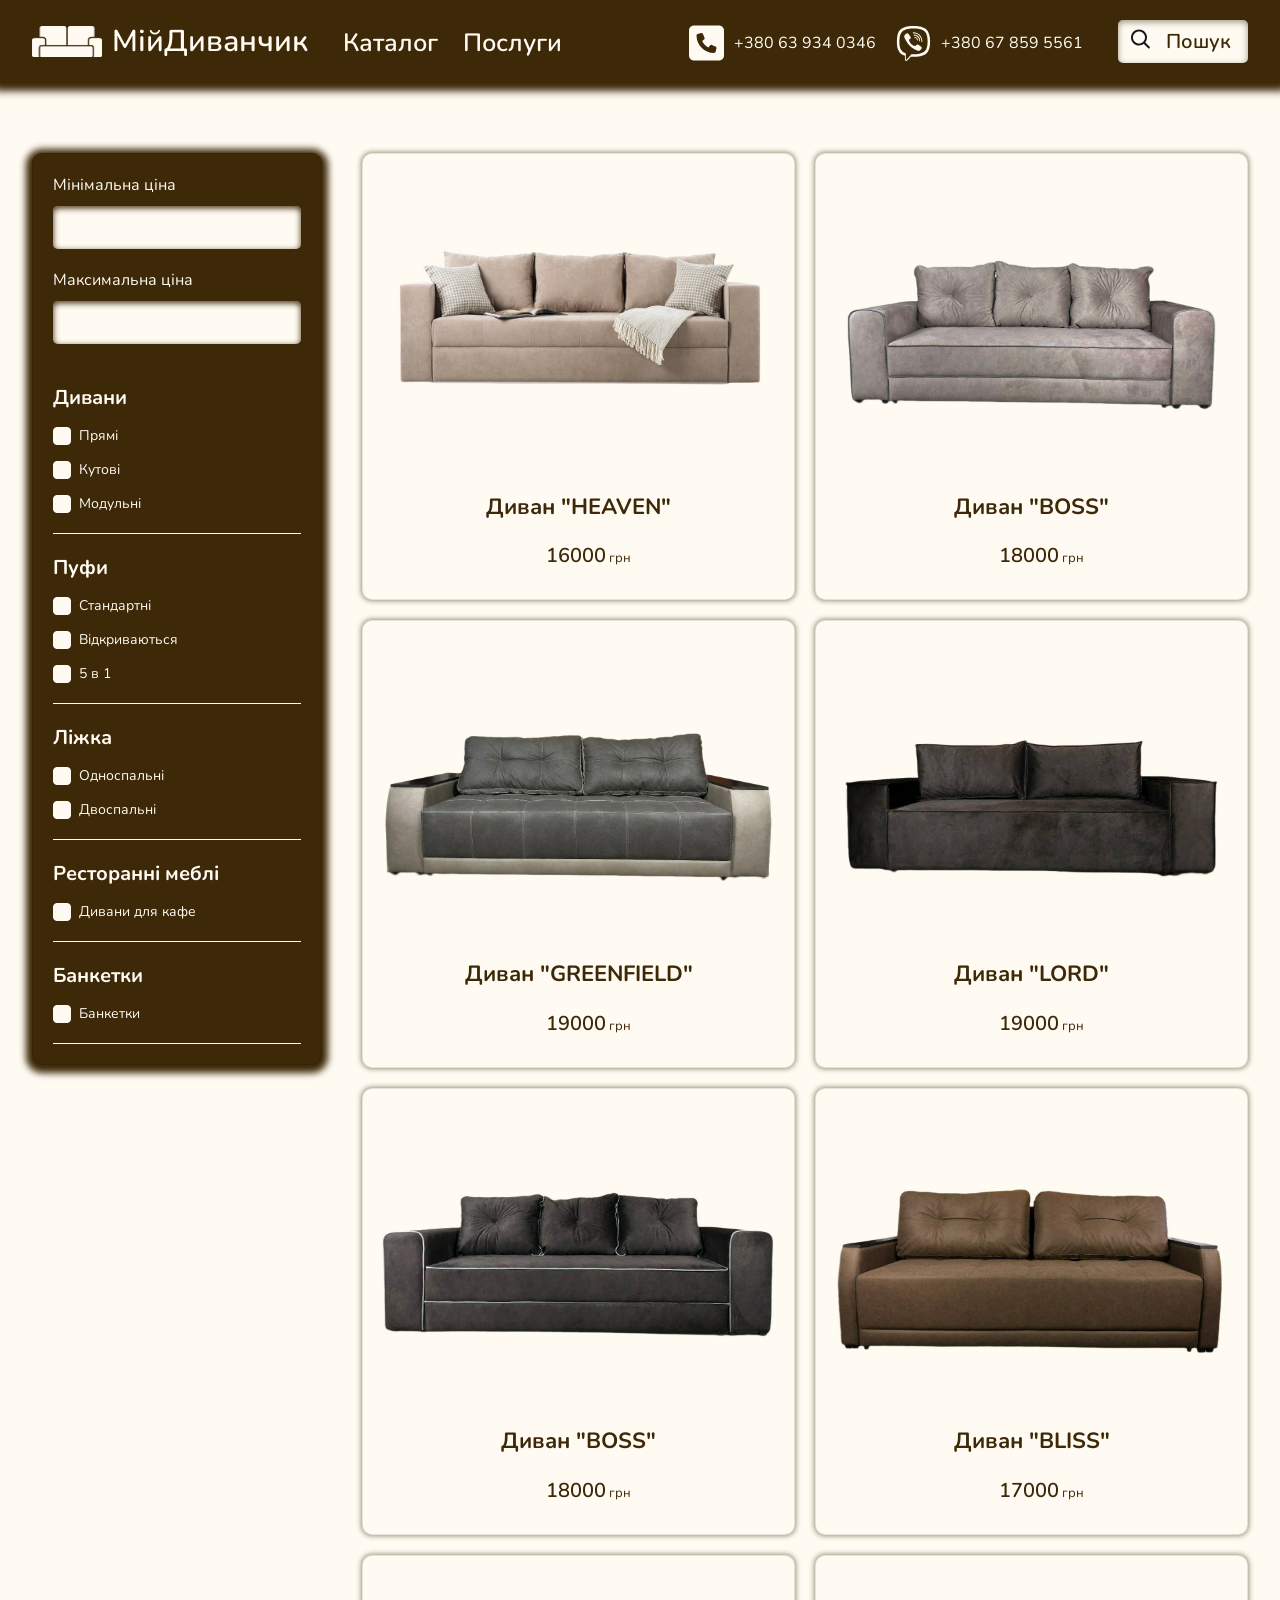
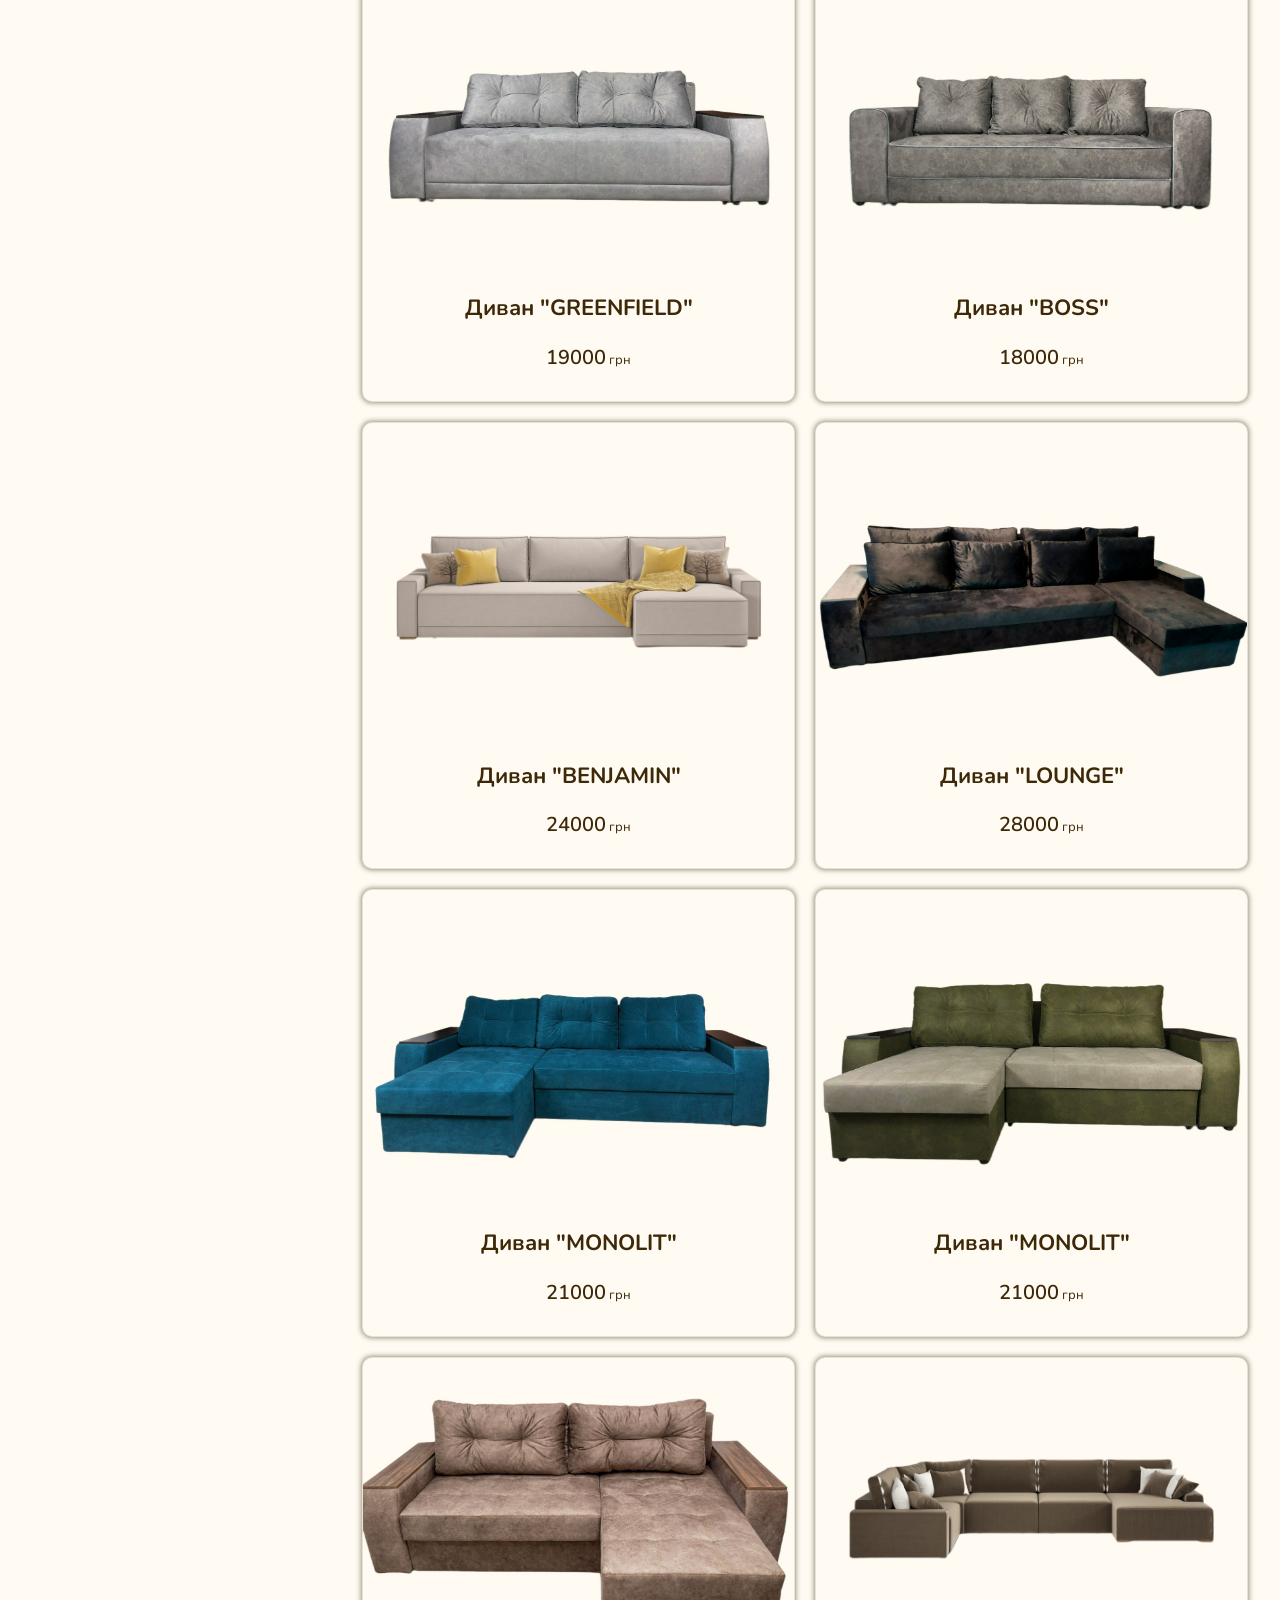
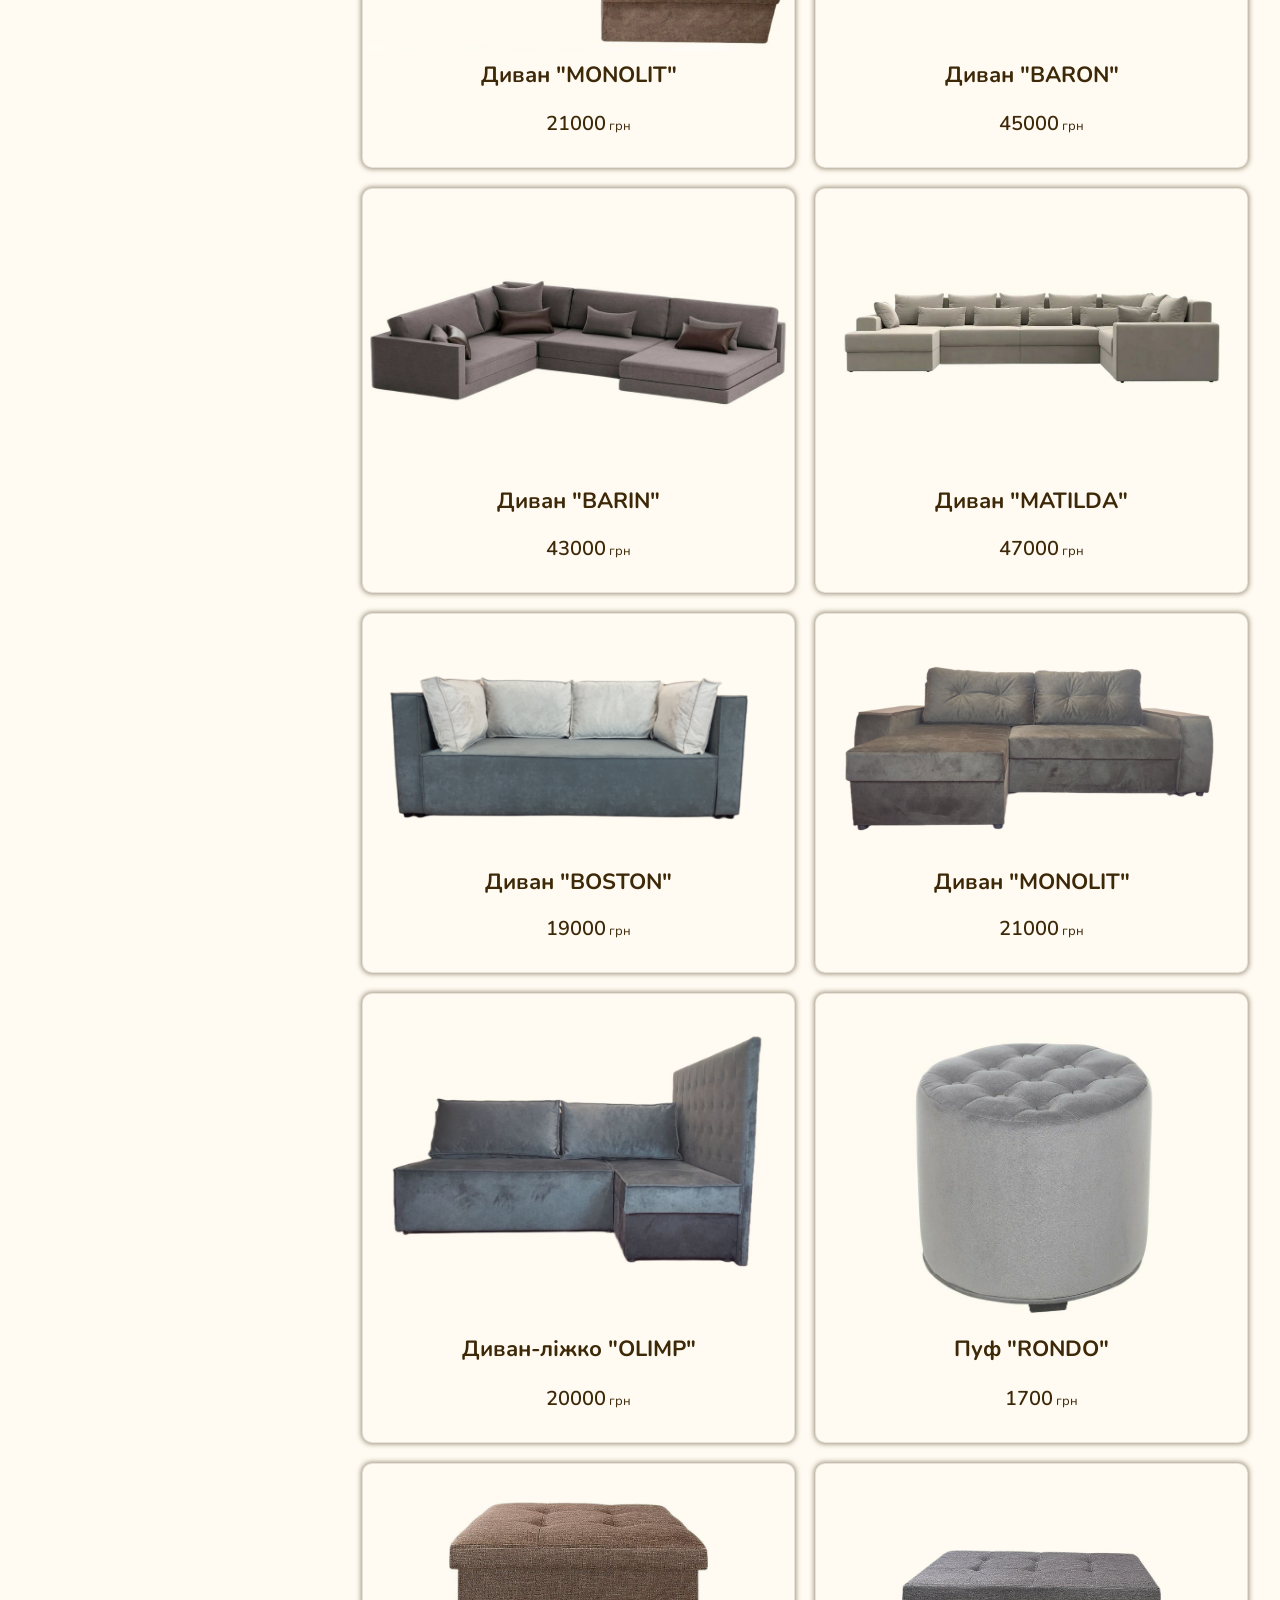
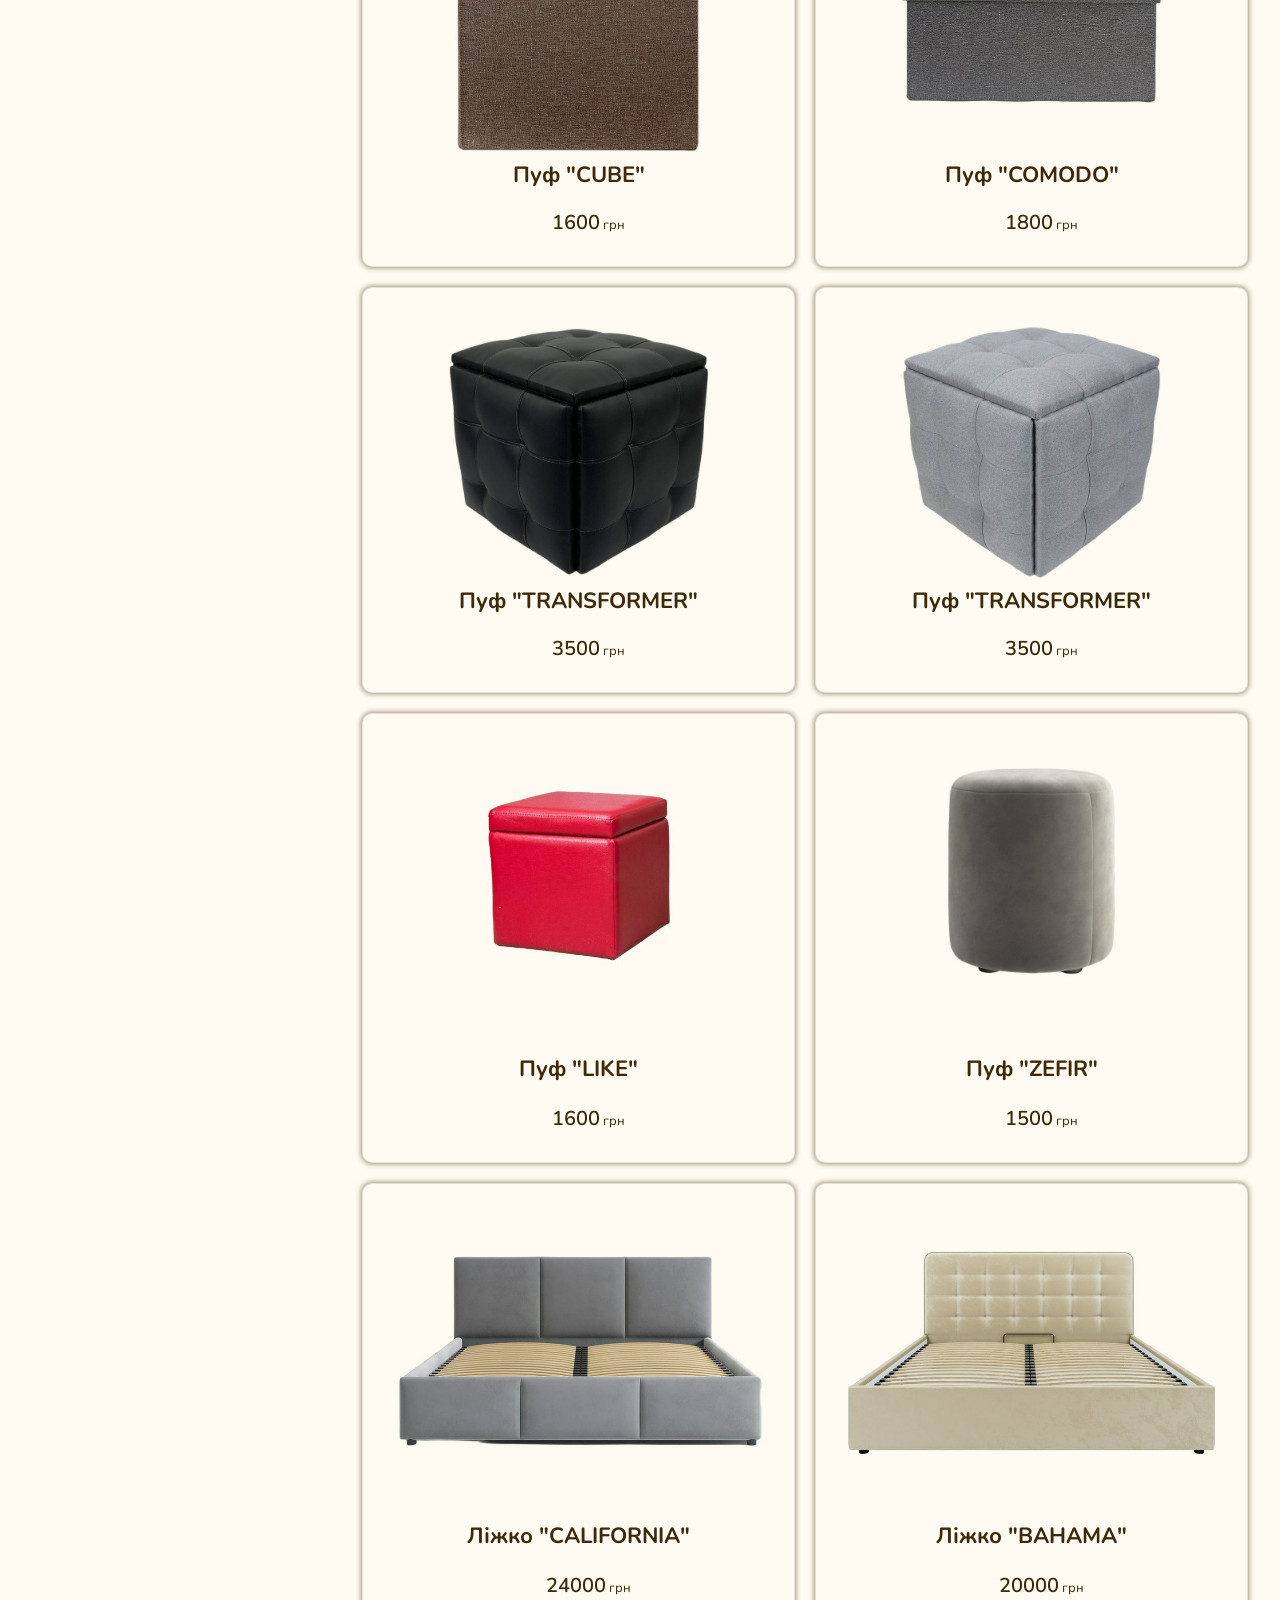
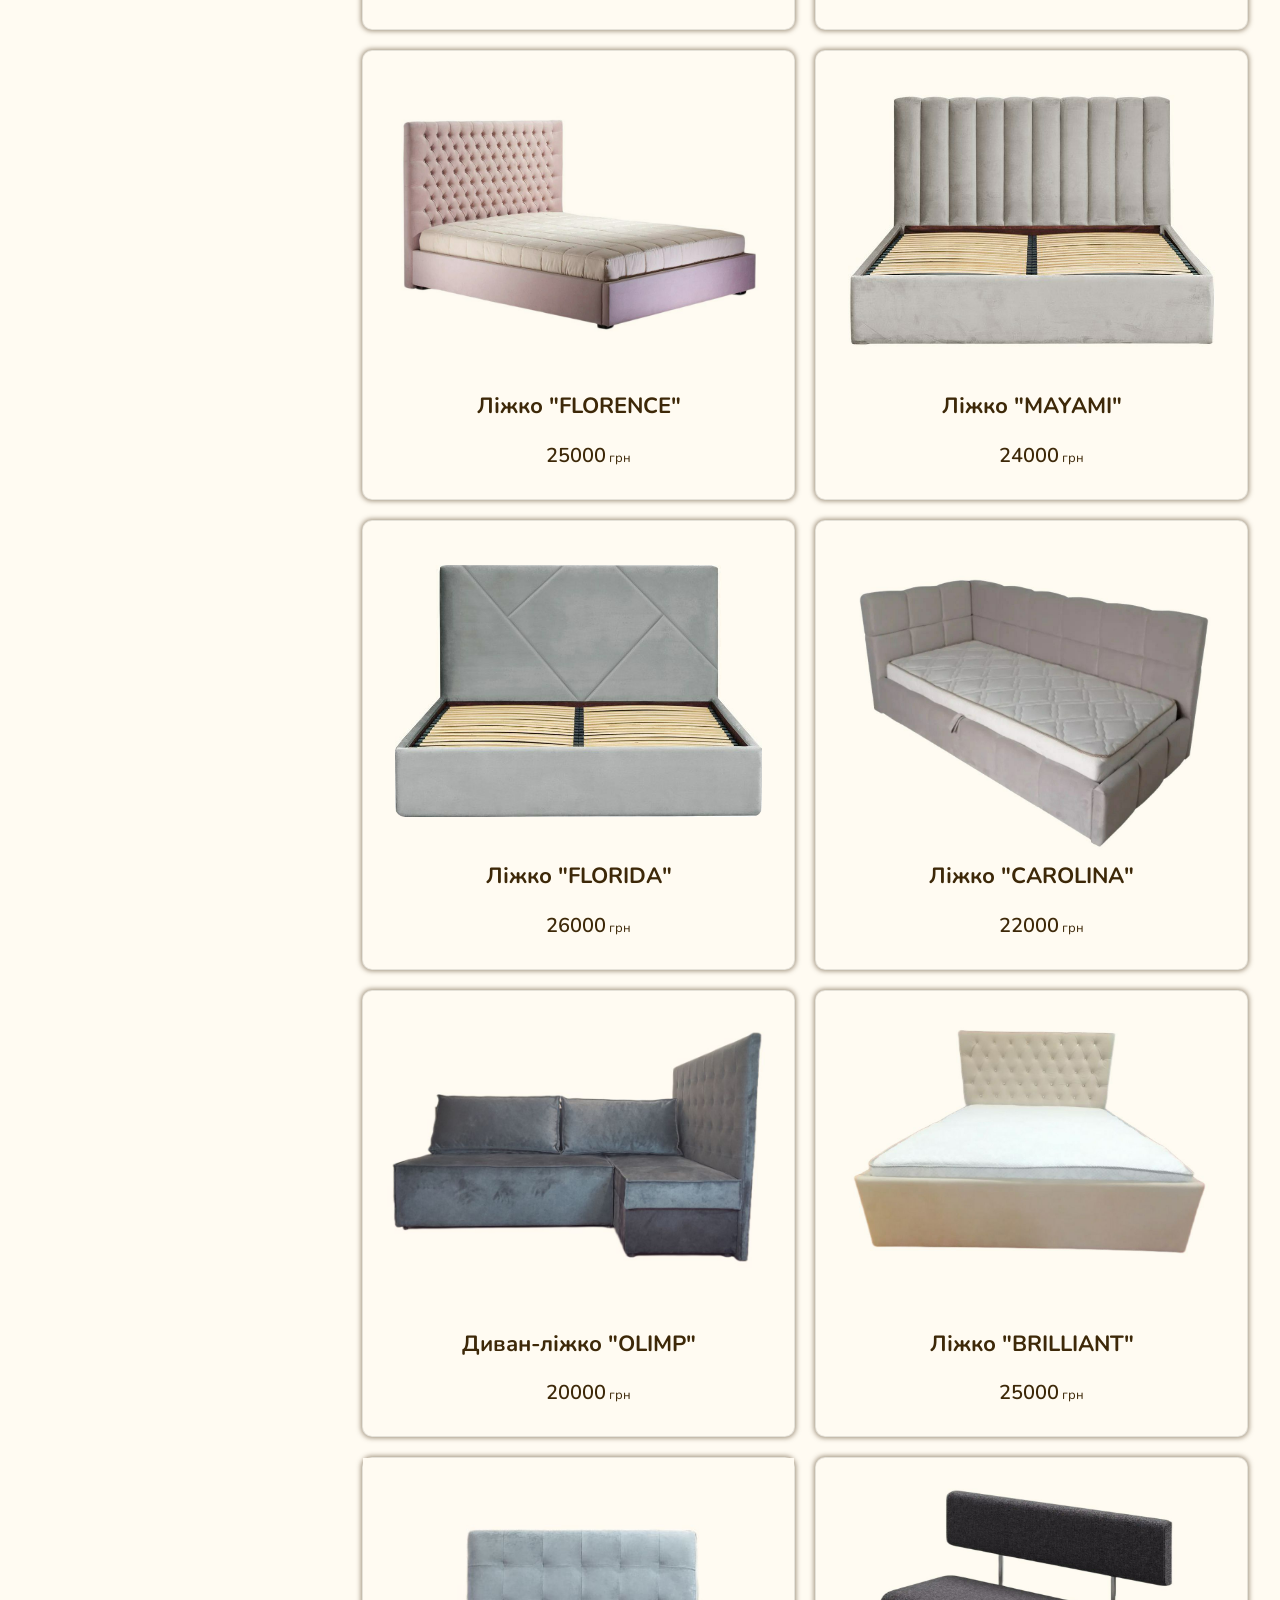
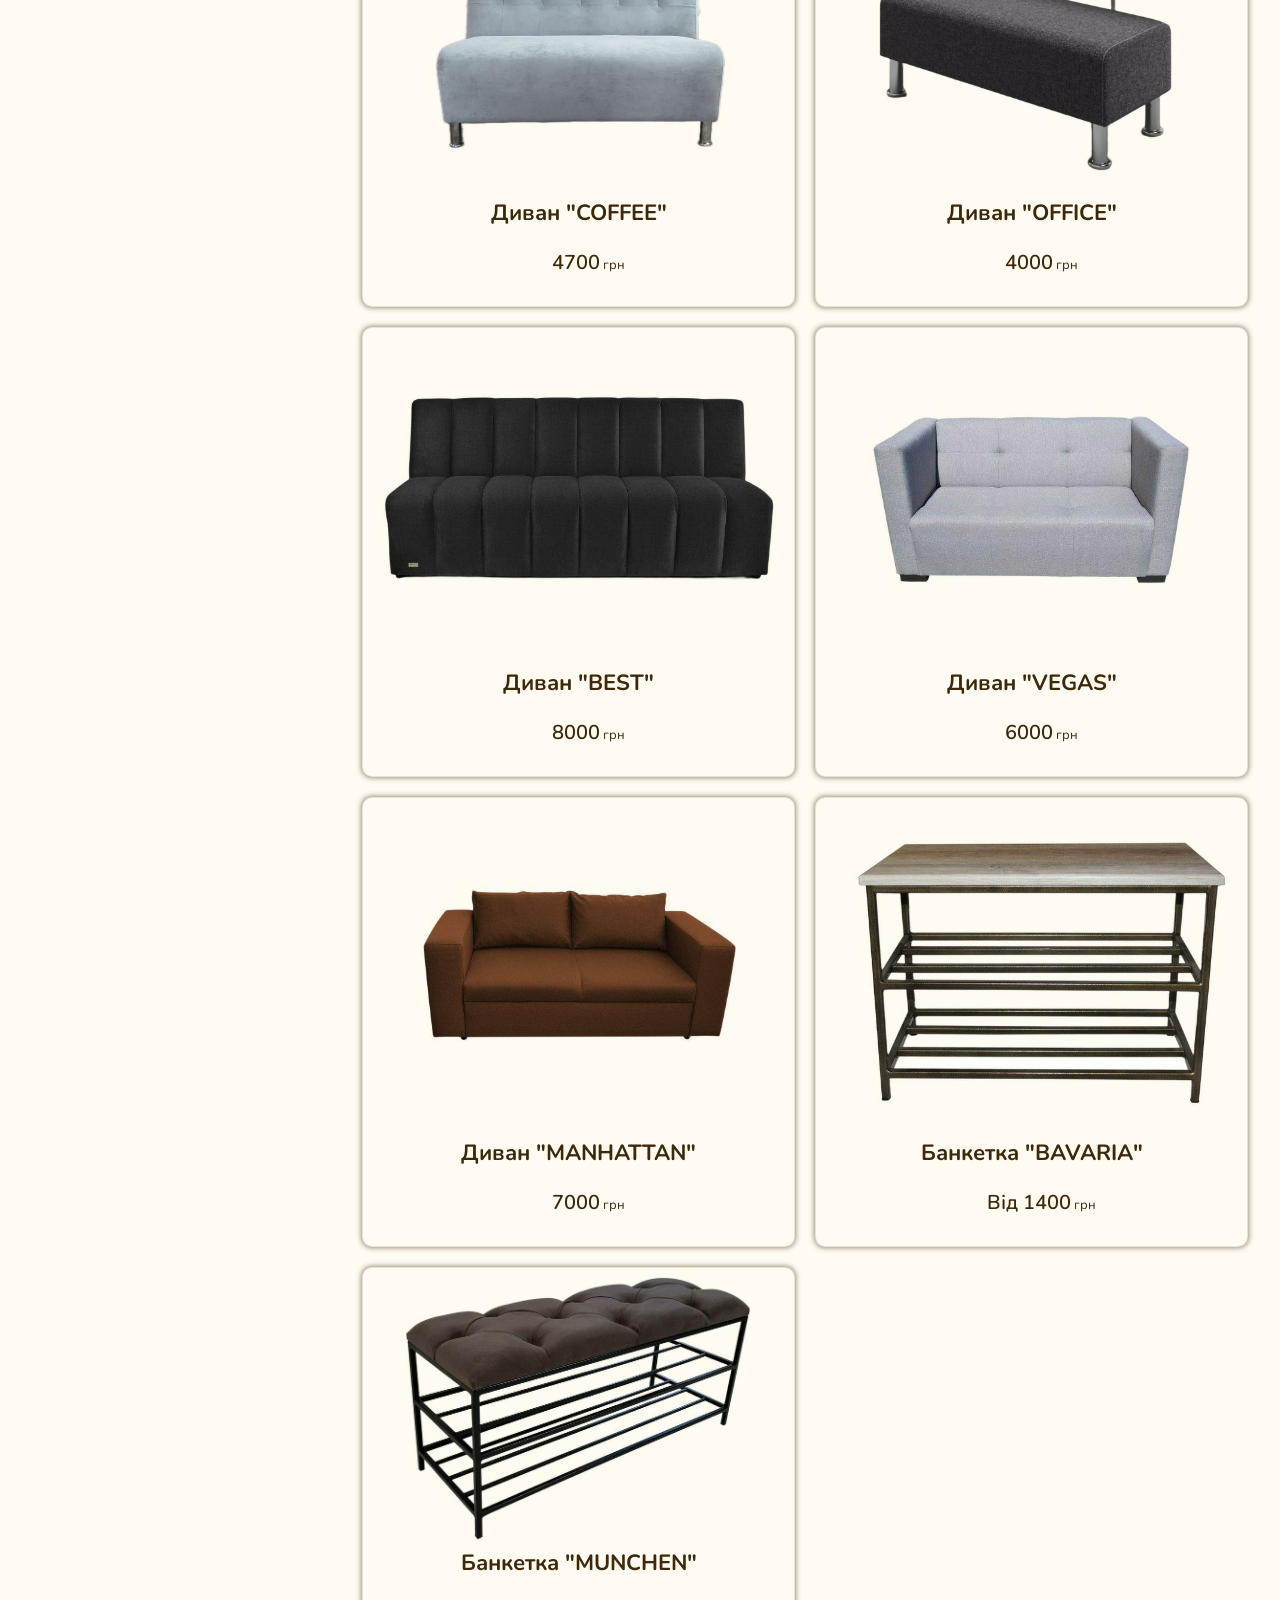
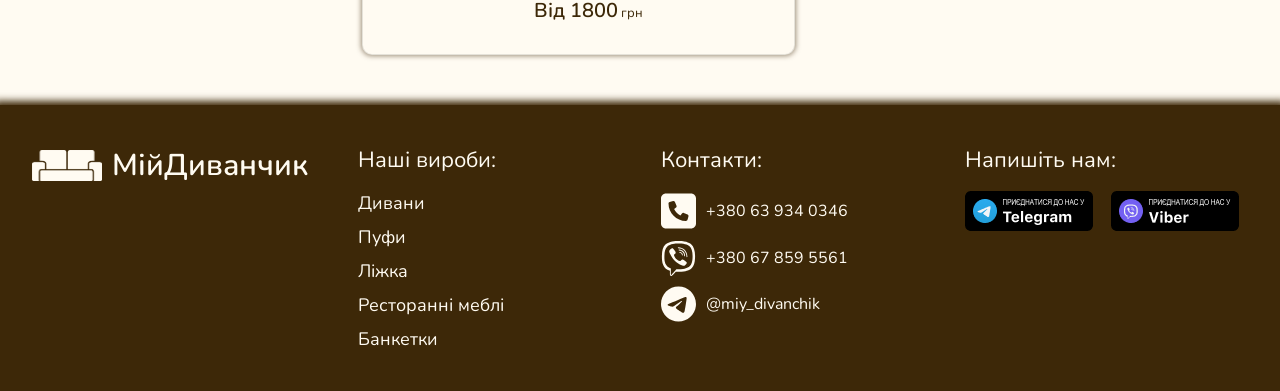
<file: src/pages/catalog.html>
<!DOCTYPE html>
<html lang="en">

<head>
  <meta charset="UTF-8" />
  <meta name="viewport" content="width=device-width, initial-scale=1.0" />
  <title>Каталог | МійДиванчик</title>
  <link rel="stylesheet" href="../assets/styles/index.css" />
  <link href="https://fonts.googleapis.com/css2?family=Nunito:wght@400;500;700&display=swap" rel="stylesheet">
  <link rel="stylesheet" href="https://cdn.jsdelivr.net/npm/swiper@11/swiper-bundle.min.css" />
  <link rel="apple-touch-icon" sizes="180x180" href="../assets/images/icons/apple-touch-icon.png">
  <link rel="shortcut icon" type="image/png" sizes="32x32" href="../assets/images/icons/favicon-32x32.png">
  <link rel="shortcut icon" type="image/png" sizes="16x16" href="../assets/images/icons/favicon-16x16.png">
</head>

<body>
  <header id="header" class="header">
    <div class="container">
      <a class="logo" href="../../index.html">
        <img src="../assets/images/logo-sofa-gg.png" alt="heart icon" />
        <span>МійДиванчик</span>
      </a>

      <nav class="links">
        <div id="dropdown" class="dropdown">
          <a href="../pages/catalog.html" class="link dropdown-trigger">Каталог</a>
          <ul id="dropdown-list" class="dropdown-list">
            <li class="list-item">
              <a href="../pages/catalog.html?category=sofa" class="list-link">
                Дивани
              </a>
              <ul class="dropdown-underlist">
                <li class="underlist-item">
                  <a href="../pages/catalog.html?category=sofa&subcategory=straight" class="list-link">
                    Прямі дивани
                  </a>
                </li>
                <li class="underlist-item">
                  <a href="../pages/catalog.html?category=sofa&subcategory=corner" class="list-link">
                    Кутові дивани
                  </a>
                </li>
                <li class="underlist-item">
                  <a href="../pages/catalog.html?category=sofa&subcategory=modular" class="list-link">
                    Модульні дивани
                  </a>
                </li>
              </ul>
            </li>
            <li class="list-item">
              <a href="../pages/catalog.html?category=puffs" class="list-link">
                Пуфи
              </a>
              <ul class="dropdown-underlist">
                <li class="underlist-item">
                  <a href="../pages/catalog.html?category=puffs&subcategory=puffs_standart" class="list-link">
                    Стандартні пуфи
                  </a>
                </li>
                <li class="underlist-item">
                  <a href="../pages/catalog.html?category=puffs&subcategory=puffs_open" class="list-link">
                    Пуфи що відкриваються
                  </a>
                </li>
                <li class="underlist-item">
                  <a href="../pages/catalog.html?category=puffs&subcategory=puffs_5v1" class="list-link">
                    Пуф 5 в 1
                  </a>
                </li>
              </ul>
            </li>
            <li class="list-item">
              <a href="../pages/catalog.html?category=bad" class="list-link">
                Ліжка
              </a>
              <ul class="dropdown-underlist">
                <li class="underlist-item">
                  <a href="../pages/catalog.html?category=bad&subcategory=single" class="list-link">
                    Односпальні ліжка
                  </a>
                </li>
                <li class="underlist-item">
                  <a href="../pages/catalog.html?category=bad&subcategory=double" class="list-link">
                    Двоспальні ліжка
                  </a>
                </li>
              </ul>
            </li>
            <li class="list-item">
              <a href="../pages/catalog.html?category=rest" class="list-link">
                Ресторанні меблі
              </a>
            </li>
            <li class="list-item">
              <a href="../pages/catalog.html?category=banket" class="list-link">
                Банкетки
              </a>
            </li>
          </ul>
        </div>
        <!-- <a class="link" href="#awards">Наші нагороди</a> -->
        <a class="link" href="../pages/service.html">Послуги</a>
        <section class="last-blocks">
          <article class="phones">
            <svg xmlns="http://www.w3.org/2000/svg"
              viewBox="0 0 448 512"><!--!Font Awesome Free 6.6.0 by @fontawesome - https://fontawesome.com License - https://fontawesome.com/license/free Copyright 2024 Fonticons, Inc.-->
              <path fill="#fffbf2"
                d="M64 32C28.7 32 0 60.7 0 96L0 416c0 35.3 28.7 64 64 64l320 0c35.3 0 64-28.7 64-64l0-320c0-35.3-28.7-64-64-64L64 32zm90.7 96.7c9.7-2.6 19.9 2.3 23.7 11.6l20 48c3.4 8.2 1 17.6-5.8 23.2L168 231.7c16.6 35.2 45.1 63.7 80.3 80.3l20.2-24.7c5.6-6.8 15-9.2 23.2-5.8l48 20c9.3 3.9 14.2 14 11.6 23.7l-12 44C336.9 378 329 384 320 384C196.3 384 96 283.7 96 160c0-9 6-16.9 14.7-19.3l44-12z" />
            </svg>
            <p>+380 63 934 0346</p>
          </article>
          <article class="phones">
            <svg xmlns="http://www.w3.org/2000/svg"
              viewBox="0 0 512 512"><!--!Font Awesome Free 6.6.0 by @fontawesome - https://fontawesome.com License - https://fontawesome.com/license/free Copyright 2024 Fonticons, Inc.-->
              <path fill="#fffbf2"
                d="M444 49.9C431.3 38.2 379.9 .9 265.3 .4c0 0-135.1-8.1-200.9 52.3C27.8 89.3 14.9 143 13.5 209.5c-1.4 66.5-3.1 191.1 117 224.9h.1l-.1 51.6s-.8 20.9 13 25.1c16.6 5.2 26.4-10.7 42.3-27.8 8.7-9.4 20.7-23.2 29.8-33.7 82.2 6.9 145.3-8.9 152.5-11.2 16.6-5.4 110.5-17.4 125.7-142 15.8-128.6-7.6-209.8-49.8-246.5zM457.9 287c-12.9 104-89 110.6-103 115.1-6 1.9-61.5 15.7-131.2 11.2 0 0-52 62.7-68.2 79-5.3 5.3-11.1 4.8-11-5.7 0-6.9 .4-85.7 .4-85.7-.1 0-.1 0 0 0-101.8-28.2-95.8-134.3-94.7-189.8 1.1-55.5 11.6-101 42.6-131.6 55.7-50.5 170.4-43 170.4-43 96.9 .4 143.3 29.6 154.1 39.4 35.7 30.6 53.9 103.8 40.6 211.1zm-139-80.8c.4 8.6-12.5 9.2-12.9 .6-1.1-22-11.4-32.7-32.6-33.9-8.6-.5-7.8-13.4 .7-12.9 27.9 1.5 43.4 17.5 44.8 46.2zm20.3 11.3c1-42.4-25.5-75.6-75.8-79.3-8.5-.6-7.6-13.5 .9-12.9 58 4.2 88.9 44.1 87.8 92.5-.1 8.6-13.1 8.2-12.9-.3zm47 13.4c.1 8.6-12.9 8.7-12.9 .1-.6-81.5-54.9-125.9-120.8-126.4-8.5-.1-8.5-12.9 0-12.9 73.7 .5 133 51.4 133.7 139.2zM374.9 329v.2c-10.8 19-31 40-51.8 33.3l-.2-.3c-21.1-5.9-70.8-31.5-102.2-56.5-16.2-12.8-31-27.9-42.4-42.4-10.3-12.9-20.7-28.2-30.8-46.6-21.3-38.5-26-55.7-26-55.7-6.7-20.8 14.2-41 33.3-51.8h.2c9.2-4.8 18-3.2 23.9 3.9 0 0 12.4 14.8 17.7 22.1 5 6.8 11.7 17.7 15.2 23.8 6.1 10.9 2.3 22-3.7 26.6l-12 9.6c-6.1 4.9-5.3 14-5.3 14s17.8 67.3 84.3 84.3c0 0 9.1 .8 14-5.3l9.6-12c4.6-6 15.7-9.8 26.6-3.7 14.7 8.3 33.4 21.2 45.8 32.9 7 5.7 8.6 14.4 3.8 23.6z" />
            </svg>
            <p>+380 67 859 5561</p>
          </article>
        </section>
      </nav>

      <div class="row">
        <div id="search" class="search">
          <div id="search-bg" class="search-bg"></div>
          <button type="none" id="search-trigger" class="search-trigger">
            <img src="../assets/images/search.svg" alt="search icon" />
            <span>Пошук</span>
          </button>
          <form id="search-form" class="search-form">
            <button type="submit" class="search-btn">
              <img src="../assets/images/search.svg" alt="search icon" />
            </button>
            <input name="search" type="text" class="search-input" />

            <ul id="product-list" class="search-list"></ul>
            <ul id="analog-list" class="search-list search-list-analog"></ul>
          </form>
        </div>

        <!-- <a href="/personal-account" class="user">
          <img src="/src/assets/images/user.svg" alt="user icon" />
        </a> -->
      </div>

      <button class="burger-menu" id="burger-menu">
        <svg xmlns="http://www.w3.org/2000/svg" viewBox="0 0 448 512"><!--!Font Awesome Free 6.6.0 by @fontawesome - https://fontawesome.com License - https://fontawesome.com/license/free Copyright 2024 Fonticons, Inc.--><path fill="#fffbf2" d="M0 96C0 78.3 14.3 64 32 64l384 0c17.7 0 32 14.3 32 32s-14.3 32-32 32L32 128C14.3 128 0 113.7 0 96zM0 256c0-17.7 14.3-32 32-32l384 0c17.7 0 32 14.3 32 32s-14.3 32-32 32L32 288c-17.7 0-32-14.3-32-32zM448 416c0 17.7-14.3 32-32 32L32 448c-17.7 0-32-14.3-32-32s14.3-32 32-32l384 0c17.7 0 32 14.3 32 32z"/></svg>
      </button>
      <nav class="mobile-nav" id="mobile-nav">
        <div class="dropdown-chat-service">
          <article class="phones">
            <svg xmlns="http://www.w3.org/2000/svg"
              viewBox="0 0 448 512"><!--!Font Awesome Free 6.6.0 by @fontawesome - https://fontawesome.com License - https://fontawesome.com/license/free Copyright 2024 Fonticons, Inc.-->
              <path fill="#fffbf2"
                d="M64 32C28.7 32 0 60.7 0 96L0 416c0 35.3 28.7 64 64 64l320 0c35.3 0 64-28.7 64-64l0-320c0-35.3-28.7-64-64-64L64 32zm90.7 96.7c9.7-2.6 19.9 2.3 23.7 11.6l20 48c3.4 8.2 1 17.6-5.8 23.2L168 231.7c16.6 35.2 45.1 63.7 80.3 80.3l20.2-24.7c5.6-6.8 15-9.2 23.2-5.8l48 20c9.3 3.9 14.2 14 11.6 23.7l-12 44C336.9 378 329 384 320 384C196.3 384 96 283.7 96 160c0-9 6-16.9 14.7-19.3l44-12z" />
            </svg>
            <p>+380 63 934 0346</p>
          </article>

          <article class="phones">
            <svg xmlns="http://www.w3.org/2000/svg"
              viewBox="0 0 512 512"><!--!Font Awesome Free 6.6.0 by @fontawesome - https://fontawesome.com License - https://fontawesome.com/license/free Copyright 2024 Fonticons, Inc.-->
              <path fill="#fffbf2"
                d="M444 49.9C431.3 38.2 379.9 .9 265.3 .4c0 0-135.1-8.1-200.9 52.3C27.8 89.3 14.9 143 13.5 209.5c-1.4 66.5-3.1 191.1 117 224.9h.1l-.1 51.6s-.8 20.9 13 25.1c16.6 5.2 26.4-10.7 42.3-27.8 8.7-9.4 20.7-23.2 29.8-33.7 82.2 6.9 145.3-8.9 152.5-11.2 16.6-5.4 110.5-17.4 125.7-142 15.8-128.6-7.6-209.8-49.8-246.5zM457.9 287c-12.9 104-89 110.6-103 115.1-6 1.9-61.5 15.7-131.2 11.2 0 0-52 62.7-68.2 79-5.3 5.3-11.1 4.8-11-5.7 0-6.9 .4-85.7 .4-85.7-.1 0-.1 0 0 0-101.8-28.2-95.8-134.3-94.7-189.8 1.1-55.5 11.6-101 42.6-131.6 55.7-50.5 170.4-43 170.4-43 96.9 .4 143.3 29.6 154.1 39.4 35.7 30.6 53.9 103.8 40.6 211.1zm-139-80.8c.4 8.6-12.5 9.2-12.9 .6-1.1-22-11.4-32.7-32.6-33.9-8.6-.5-7.8-13.4 .7-12.9 27.9 1.5 43.4 17.5 44.8 46.2zm20.3 11.3c1-42.4-25.5-75.6-75.8-79.3-8.5-.6-7.6-13.5 .9-12.9 58 4.2 88.9 44.1 87.8 92.5-.1 8.6-13.1 8.2-12.9-.3zm47 13.4c.1 8.6-12.9 8.7-12.9 .1-.6-81.5-54.9-125.9-120.8-126.4-8.5-.1-8.5-12.9 0-12.9 73.7 .5 133 51.4 133.7 139.2zM374.9 329v.2c-10.8 19-31 40-51.8 33.3l-.2-.3c-21.1-5.9-70.8-31.5-102.2-56.5-16.2-12.8-31-27.9-42.4-42.4-10.3-12.9-20.7-28.2-30.8-46.6-21.3-38.5-26-55.7-26-55.7-6.7-20.8 14.2-41 33.3-51.8h.2c9.2-4.8 18-3.2 23.9 3.9 0 0 12.4 14.8 17.7 22.1 5 6.8 11.7 17.7 15.2 23.8 6.1 10.9 2.3 22-3.7 26.6l-12 9.6c-6.1 4.9-5.3 14-5.3 14s17.8 67.3 84.3 84.3c0 0 9.1 .8 14-5.3l9.6-12c4.6-6 15.7-9.8 26.6-3.7 14.7 8.3 33.4 21.2 45.8 32.9 7 5.7 8.6 14.4 3.8 23.6z" />
            </svg>
            <p>+380 67 859 5561</p>
          </article>
        </div>


        <a href="../pages/catalog.html" class="link">Усі товари</a>
        <div class="dropdown-chat">
          <button class="dropdown-trigger-chat">Дивани <svg class="dropdown-arrow" xmlns="http://www.w3.org/2000/svg" viewBox="0 0 512 512"><!--!Font Awesome Free 6.6.0 by @fontawesome - https://fontawesome.com License - https://fontawesome.com/license/free Copyright 2024 Fonticons, Inc.--><path fill="#fffbf2" d="M233.4 406.6c12.5 12.5 32.8 12.5 45.3 0l192-192c12.5-12.5 12.5-32.8 0-45.3s-32.8-12.5-45.3 0L256 338.7 86.6 169.4c-12.5-12.5-32.8-12.5-45.3 0s-12.5 32.8 0 45.3l192 192z"/></svg></button>
          <ul class="dropdown-content-chat">
            <li class="underlist-item-mobile">
              <a href="../pages/catalog.html?category=sofa&subcategory=straight" class="list-link">Прямі дивани</a>
            </li>
            <li class="underlist-item-mobile">
              <a href="../pages/catalog.html?category=sofa&subcategory=corner" class="list-link">Кутові дивани</a>
            </li>
            <li class="underlist-item-mobile">
              <a href="../pages/catalog.html?category=sofa&subcategory=modular" class="list-link">Модульні дивани</a>
            </li>
          </ul>
        </div>

        <div class="dropdown-chat">
          <button class="dropdown-trigger-chat">Пуфи <svg class="dropdown-arrow" xmlns="http://www.w3.org/2000/svg" viewBox="0 0 512 512"><!--!Font Awesome Free 6.6.0 by @fontawesome - https://fontawesome.com License - https://fontawesome.com/license/free Copyright 2024 Fonticons, Inc.--><path fill="#fffbf2" d="M233.4 406.6c12.5 12.5 32.8 12.5 45.3 0l192-192c12.5-12.5 12.5-32.8 0-45.3s-32.8-12.5-45.3 0L256 338.7 86.6 169.4c-12.5-12.5-32.8-12.5-45.3 0s-12.5 32.8 0 45.3l192 192z"/></svg></button>
          <ul class="dropdown-content-chat">
            <li class="underlist-item-mobile">
              <a href="../pages/catalog.html?category=puffs&subcategory=puffs_standart" class="list-link">Стандартні
                пуфи</a>
            </li>
            <li class="underlist-item-mobile">
              <a href="../pages/catalog.html?category=puffs&subcategory=puffs_open" class="list-link">Пуфи що
                відкриваються</a>
            </li>
            <li class="underlist-item-mobile">
              <a href="../pages/catalog.html?category=puffs&subcategory=puffs_5v1" class="list-link">Пуф 5 в 1</a>
            </li>
          </ul>
        </div>

        <div class="dropdown-chat">
          <button class="dropdown-trigger-chat">Ліжка <svg class="dropdown-arrow" xmlns="http://www.w3.org/2000/svg" viewBox="0 0 512 512"><!--!Font Awesome Free 6.6.0 by @fontawesome - https://fontawesome.com License - https://fontawesome.com/license/free Copyright 2024 Fonticons, Inc.--><path fill="#fffbf2" d="M233.4 406.6c12.5 12.5 32.8 12.5 45.3 0l192-192c12.5-12.5 12.5-32.8 0-45.3s-32.8-12.5-45.3 0L256 338.7 86.6 169.4c-12.5-12.5-32.8-12.5-45.3 0s-12.5 32.8 0 45.3l192 192z"/></svg></button>
          <ul class="dropdown-content-chat">
            <li class="underlist-item-mobile">
              <a href="../pages/catalog.html?category=bad&subcategory=single" class="list-link">Односпальні ліжка</a>
            </li>
            <li class="underlist-item-mobile">
              <a href="../pages/catalog.html?category=bad&subcategory=double" class="list-link">Двоспальні ліжка</a>
            </li>
          </ul>
        </div>

        <a href="../pages/catalog.html?category=rest" class="link">Ресторанні меблі</a>

        <a href="../pages/catalog.html?category=banket" class="link">Банкетки</a>

        <!-- <a href="src/pages/catalog.html?category=puffs" class="link">Пуфи</a>
        <ul class="dropdown-underlist"></ul> -->
        <!-- <ul class="dropdown-underlist"></ul> -->
        <a class="link" href="../pages/service.html">Послуги</a>

      </nav>


    </div>
  </header>

  <main class="catalog-page">
    <section class="catalog-section">
      <div class="container">
        <form id="catalog-filters" class="catalog-filters">
          <label for="min" class="form-field">
            Мінімальна ціна
            <input id="min" class="form-input" type="number" name="min" />
          </label>
          <label for="max" class="form-field">
            Максимальна ціна
            <input id="max" class="form-input" type="number" name="max" />
          </label>
          <!-- <button type="submit" class="btn">Пошук</button> -->

          <!-- <input type="checkbox" class="category-filter" value="sofa" data-category="sofa" id="ct-fl-1" name="ct-fl-1" />
          <label class="form-field" for="ct-fl-1">            
            <h1 class="name-category-filter">Дивани</h1>
          </label> -->
          <div class="checkbox-div">

       
          <div class="border-filters">
          <h1>Дивани</h1>
          
          <input type="checkbox" class="subcategory-filter" value="straight" data-under-category="straight" id="ct-fl-1-1" name="ct-fl-1-1"/>
          <label class="form-field" for="ct-fl-1-1">
            <span
              class="name-category-filter">Прямі</span>
          </label>


          <input type="checkbox" class="subcategory-filter" value="corner" data-under-category="corner" id="ct-fl-1-2" name="ct-fl-1-2"/>
          <label class="form-field" for="ct-fl-1-2">
            <span
              class="name-category-filter">Кутові</span>
          </label>


           <input type="checkbox" class="subcategory-filter" value="modular" data-under-category="modular" id="ct-fl-1-3" name="ct-fl-1-3"/>
          <label class="form-field" for="ct-fl-1-3">
           <span
              class="name-category-filter">Модульні</span>
          </label>
        </div>

          <!-- <input type="checkbox" class="category-filter" value="puffs" data-category="puffs" id="ct-fl-2" name="ct-fl-2"/>
          <label class="form-field" for="ct-fl-2">            
            <h1 class="name-category-filter">Пуфи</h1>
          </label> -->
          <div class="border-filters">
          <h1>Пуфи</h1>
          <input type="checkbox" class="subcategory-filter" value="puffs_standart"
              data-under-category="puffs_standart" id="ct-fl-2-1" name="ct-fl-2-1"/> 
          <label class="form-field" for="ct-fl-2-1">
            <span class="name-category-filter">Стандартні</span>
          </label>

          
          
          <input type="checkbox" class="subcategory-filter" value="puffs_open" data-under-category="puffs_open" id="ct-fl-2-2" name="ct-fl-2-2"/> 
          <label class="form-field" for="ct-fl-2-2">
            <span
              class="name-category-filter">Відкриваються</span>
          </label>


           <input type="checkbox" class="subcategory-filter" value="puffs_5v1" data-under-category="puffs_5v1" id="ct-fl-2-3" name="ct-fl-2-3"/>
          <label class="form-field" for="ct-fl-2-3">
            <span
              class="name-category-filter">5 в 1</span>
          </label>
          </div>
          <div class="border-filters">
          <!-- <input type="checkbox" class="category-filter" value="bad" data-category="bad" id="ct-fl-3" name="ct-fl-3"/>
          <label class="form-field" for="ct-fl-3">            
            <h1 class="name-category-filter">Ліжка</h1>
          </label> -->

          <h1>Ліжка</h1>
          <input type="checkbox" class="subcategory-filter" value="single" data-under-category="single" id="ct-fl-3-1" name="ct-fl-3-1"/>
          <label class="form-field" for="ct-fl-3-1">
            <span
              class="name-category-filter">Односпальні</span>
          </label>

          <input type="checkbox" class="subcategory-filter" value="double" data-under-category="double" id="ct-fl-3-2" name="ct-fl-3-2"/>
          <label class="form-field" for="ct-fl-3-2">
            <span
              class="name-category-filter">Двоспальні</span>
          </label>
          </div>
          <div class="border-filters">
          <h1>Ресторанні меблі</h1>
          <input type="checkbox" class="subcategory-filter" value="rest" data-under-category="rest" id="ct-fl-4-1" name="ct-fl-4-1"/>
          <label class="form-field" for="ct-fl-4-1">
            <span
              class="name-category-filter">Дивани для кафе</span>
          </label>
</div>
          <!-- <input type="checkbox" class="category-filter" value="rest" data-category="rest" id="ct-fl-4" name="ct-fl-4"/>
          <label class="form-field" for="ct-fl-4">            
            <h1 class="name-category-filter">Ресторанні меблі</h1>
          </label> -->
          <div class="border-filters">
          <h1>Банкетки</h1>
          <input type="checkbox" class="subcategory-filter" value="banket" data-under-category="banket" id="ct-fl-5-1" name="ct-fl-5-1"/>
          <label class="form-field" for="ct-fl-5-1">
            <span
              class="name-category-filter">Банкетки</span>
          </label>
          <!-- <input type="checkbox" class="category-filter" value="banket" data-category="banket" id="ct-fl-5" name="ct-fl-5"/>
          <label class="form-field" for="ct-fl-5">          
            <h1 class="name-category-filter">Банкетки</h1>
          </label> -->
          </div>
          </div>

         
        </form>
        <div id="products" class="catalog-products"></div>
      </div>
    </section>
    <section id="watched-products" class="watched-products">
      <div class="container">
        <h1 class="title">Переглянуті товари</h1>

        <div id="watched-swiper" class="swiper">
          <div class="swiper-wrapper" id="watched-products-swiper"></div>
        </div>
      </div>
    </section>
  </main>

  <footer class="footer">
    <div class="container">
      <a class="logo" href="../../index.html">
        <img src="../assets/images/logo-sofa-gg.png" alt="heart icon" />
        <span>МійДиванчик</span>
      </a>
      <ul class="footer-list">
        <li class="footer-title">Наші вироби:</li>
        <li>
          <a href="../pages/catalog.html?category=sofa" class="list-link">
            Дивани
          </a>
        </li>
               
        <li>
          <a href="../pages/catalog.html?category=puffs" class="list-link">
            Пуфи
          </a>
        </li>

        <li>
          <a href="../pages/catalog.html?category=bad" class="list-link">
            Ліжка
          </a>
        </li>

        <li>
          <a href="../pages/catalog.html?category=rest" class="list-link">
            Ресторанні меблі
          </a>
        </li>

        <li>
          <a href="../pages/catalog.html?category=banket" class="list-link">
            Банкетки
          </a>
        </li>
      </ul>
      <ul class="footer-list">
        <li class="footer-title">Контакти:</li>
        <li>
          <article class="phones">
            <svg xmlns="http://www.w3.org/2000/svg"
              viewBox="0 0 448 512"><!--!Font Awesome Free 6.6.0 by @fontawesome - https://fontawesome.com License - https://fontawesome.com/license/free Copyright 2024 Fonticons, Inc.-->
              <path fill="#fffbf2"
                d="M64 32C28.7 32 0 60.7 0 96L0 416c0 35.3 28.7 64 64 64l320 0c35.3 0 64-28.7 64-64l0-320c0-35.3-28.7-64-64-64L64 32zm90.7 96.7c9.7-2.6 19.9 2.3 23.7 11.6l20 48c3.4 8.2 1 17.6-5.8 23.2L168 231.7c16.6 35.2 45.1 63.7 80.3 80.3l20.2-24.7c5.6-6.8 15-9.2 23.2-5.8l48 20c9.3 3.9 14.2 14 11.6 23.7l-12 44C336.9 378 329 384 320 384C196.3 384 96 283.7 96 160c0-9 6-16.9 14.7-19.3l44-12z" />
            </svg>
            <p>+380 63 934 0346</p>
          </article>
        </li>
        
        <li>
          <article class="phones">
            <svg xmlns="http://www.w3.org/2000/svg"
              viewBox="0 0 512 512"><!--!Font Awesome Free 6.6.0 by @fontawesome - https://fontawesome.com License - https://fontawesome.com/license/free Copyright 2024 Fonticons, Inc.-->
              <path fill="#fffbf2"
                d="M444 49.9C431.3 38.2 379.9 .9 265.3 .4c0 0-135.1-8.1-200.9 52.3C27.8 89.3 14.9 143 13.5 209.5c-1.4 66.5-3.1 191.1 117 224.9h.1l-.1 51.6s-.8 20.9 13 25.1c16.6 5.2 26.4-10.7 42.3-27.8 8.7-9.4 20.7-23.2 29.8-33.7 82.2 6.9 145.3-8.9 152.5-11.2 16.6-5.4 110.5-17.4 125.7-142 15.8-128.6-7.6-209.8-49.8-246.5zM457.9 287c-12.9 104-89 110.6-103 115.1-6 1.9-61.5 15.7-131.2 11.2 0 0-52 62.7-68.2 79-5.3 5.3-11.1 4.8-11-5.7 0-6.9 .4-85.7 .4-85.7-.1 0-.1 0 0 0-101.8-28.2-95.8-134.3-94.7-189.8 1.1-55.5 11.6-101 42.6-131.6 55.7-50.5 170.4-43 170.4-43 96.9 .4 143.3 29.6 154.1 39.4 35.7 30.6 53.9 103.8 40.6 211.1zm-139-80.8c.4 8.6-12.5 9.2-12.9 .6-1.1-22-11.4-32.7-32.6-33.9-8.6-.5-7.8-13.4 .7-12.9 27.9 1.5 43.4 17.5 44.8 46.2zm20.3 11.3c1-42.4-25.5-75.6-75.8-79.3-8.5-.6-7.6-13.5 .9-12.9 58 4.2 88.9 44.1 87.8 92.5-.1 8.6-13.1 8.2-12.9-.3zm47 13.4c.1 8.6-12.9 8.7-12.9 .1-.6-81.5-54.9-125.9-120.8-126.4-8.5-.1-8.5-12.9 0-12.9 73.7 .5 133 51.4 133.7 139.2zM374.9 329v.2c-10.8 19-31 40-51.8 33.3l-.2-.3c-21.1-5.9-70.8-31.5-102.2-56.5-16.2-12.8-31-27.9-42.4-42.4-10.3-12.9-20.7-28.2-30.8-46.6-21.3-38.5-26-55.7-26-55.7-6.7-20.8 14.2-41 33.3-51.8h.2c9.2-4.8 18-3.2 23.9 3.9 0 0 12.4 14.8 17.7 22.1 5 6.8 11.7 17.7 15.2 23.8 6.1 10.9 2.3 22-3.7 26.6l-12 9.6c-6.1 4.9-5.3 14-5.3 14s17.8 67.3 84.3 84.3c0 0 9.1 .8 14-5.3l9.6-12c4.6-6 15.7-9.8 26.6-3.7 14.7 8.3 33.4 21.2 45.8 32.9 7 5.7 8.6 14.4 3.8 23.6z" />
            </svg>
            <p>+380 67 859 5561</p>
          </article>
        </li>

        <li>
          <article class="phones">
            <svg xmlns="http://www.w3.org/2000/svg" viewBox="0 0 496 512"><!--!Font Awesome Free 6.6.0 by @fontawesome - https://fontawesome.com License - https://fontawesome.com/license/free Copyright 2024 Fonticons, Inc.--><path fill="#fffbf2" d="M248 8C111 8 0 119 0 256S111 504 248 504 496 393 496 256 385 8 248 8zM363 176.7c-3.7 39.2-19.9 134.4-28.1 178.3-3.5 18.6-10.3 24.8-16.9 25.4-14.4 1.3-25.3-9.5-39.3-18.7-21.8-14.3-34.2-23.2-55.3-37.2-24.5-16.1-8.6-25 5.3-39.5 3.7-3.8 67.1-61.5 68.3-66.7 .2-.7 .3-3.1-1.2-4.4s-3.6-.8-5.1-.5q-3.3 .7-104.6 69.1-14.8 10.2-26.9 9.9c-8.9-.2-25.9-5-38.6-9.1-15.5-5-27.9-7.7-26.8-16.3q.8-6.7 18.5-13.7 108.4-47.2 144.6-62.3c68.9-28.6 83.2-33.6 92.5-33.8 2.1 0 6.6 .5 9.6 2.9a10.5 10.5 0 0 1 3.5 6.7A43.8 43.8 0 0 1 363 176.7z"/></svg>
            <p>@miy_divanchik</p>
          </article>
        </li>
      </ul>
      <div class="footer-apps">
        <p class="footer-title">Напишіть нам:</p>
        <div class="row">
          <a href="https://t.me/miy_divanchik">
            <img src="../assets/images/telegram.png" alt="telegram image" />
          </a>
          <a href="viber://chat?number=%2B380678595561">
            <img src="../assets/images/viber.png" alt="viber image" />
          </a>
        </div>
      </div>
    </div>
  </footer>

  <script src="../modules/burger-dinamic.js"></script>
  <script src="../db/db_cards.js"></script>
  <script src="../modules/product-card.js"></script>
  <script type="text/javascript" src="../modules/search.js"></script>
</body>

</html>
</file>
<file: src/assets/styles/index.css>
@import url('../fonts/Roboto/index.css');

@import url('./components/base/index.css');
@import url('./components/logo/index.css');
@import url('./components/header/index.css');
@import url('./components/footer/index.css');
@import url('./components/product-card/index.css');
@import url('./components/scrollbar/index.css');
@import url('./components/title/index.css');
@import url('./components/dropdown-header/index.css');
@import url('./components/btn/index.css');
@import url('./components/form/index.css');

@import url('./pages/home.css');
@import url('./pages/personal-account.css');
@import url('./pages/product.css');
@import url('./pages/catalog.css');
@import url('./pages/method-nakatani.css');
@import url('./pages/admin-panel.css');
@import url('./pages/auth.css');
@import url('../styles/pages/service.css');

* {
  font-family: 'Nunito', sans-serif;
  /* font-family: 'Comfortaa', cursive; */
}

html {
  scroll-behavior: smooth;
}

main {
  margin-top: 20px;
  overflow: hidden;
}

.container {
  max-width: 1300px;
  width: 95%;
  margin: 0 auto;
}

.swiper {
  overflow: visible !important;
}

body {
  background-color: #fffbf2;
}
</file>
